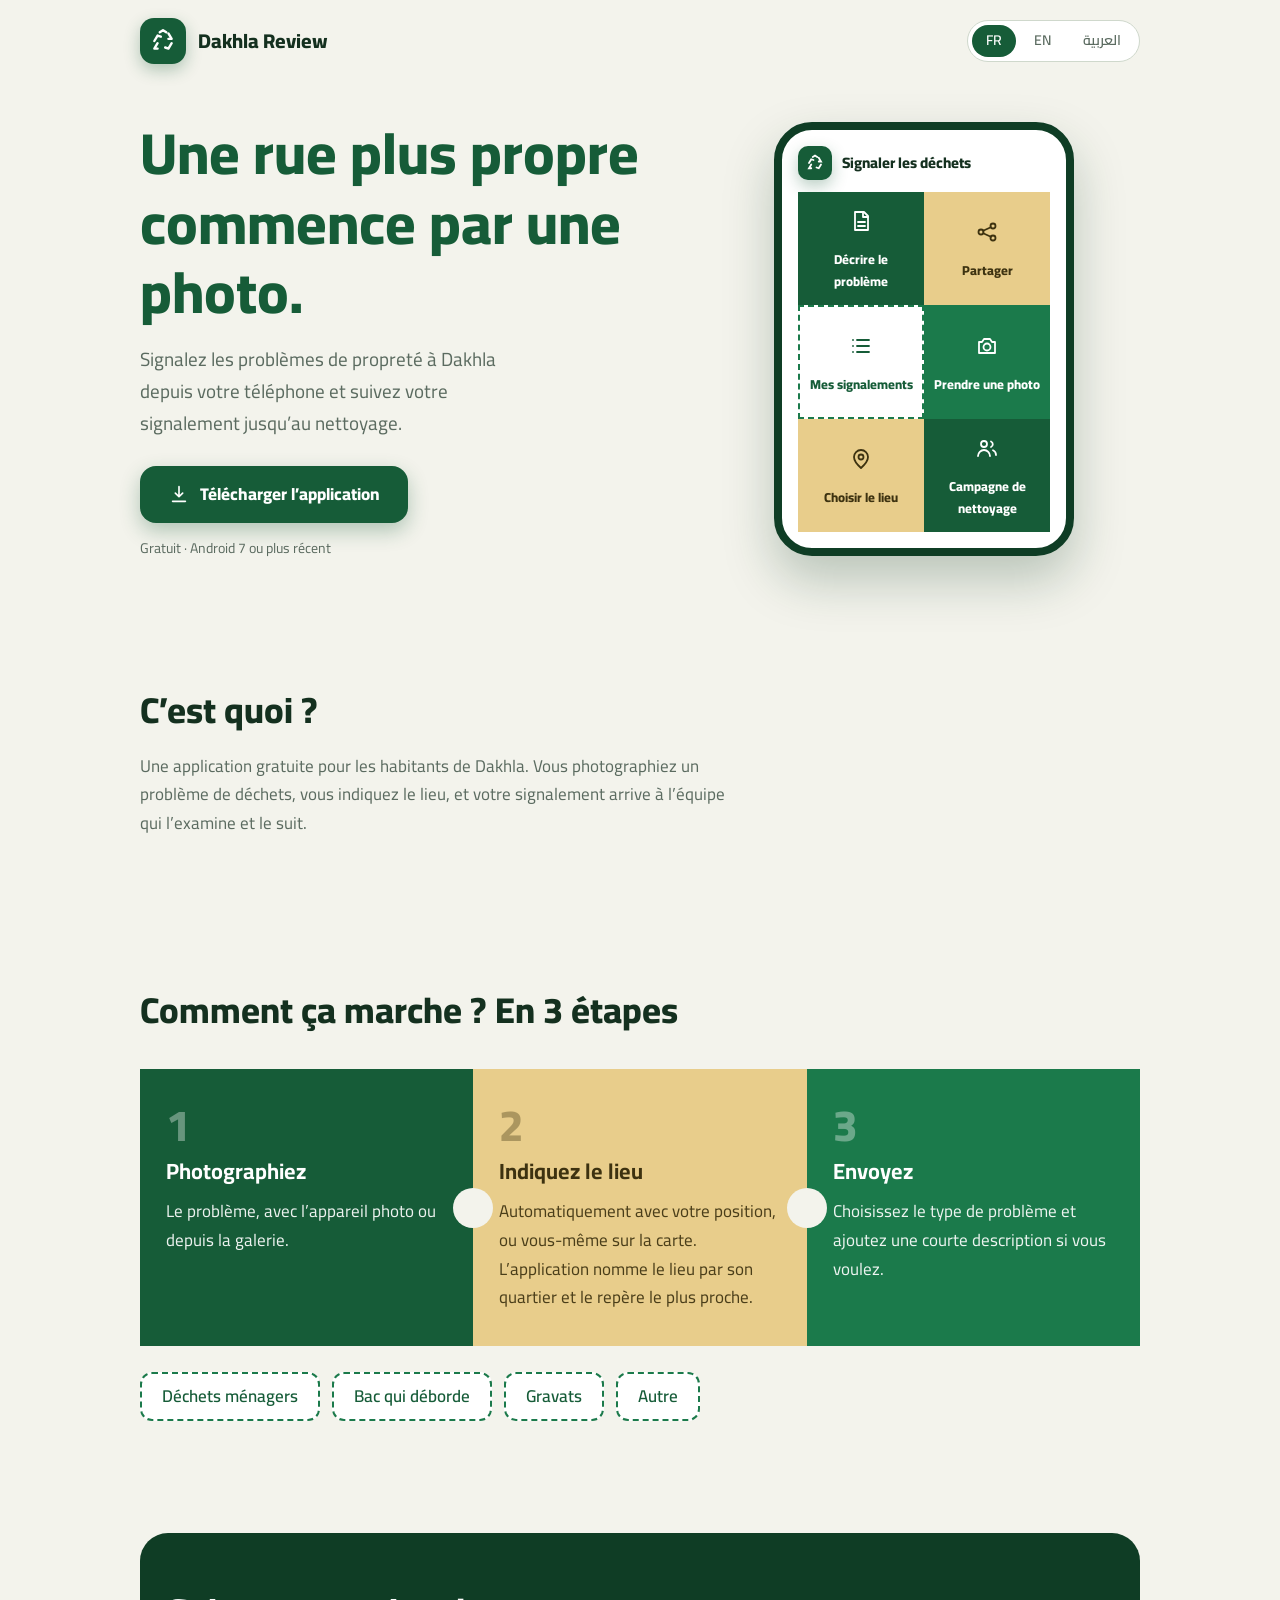
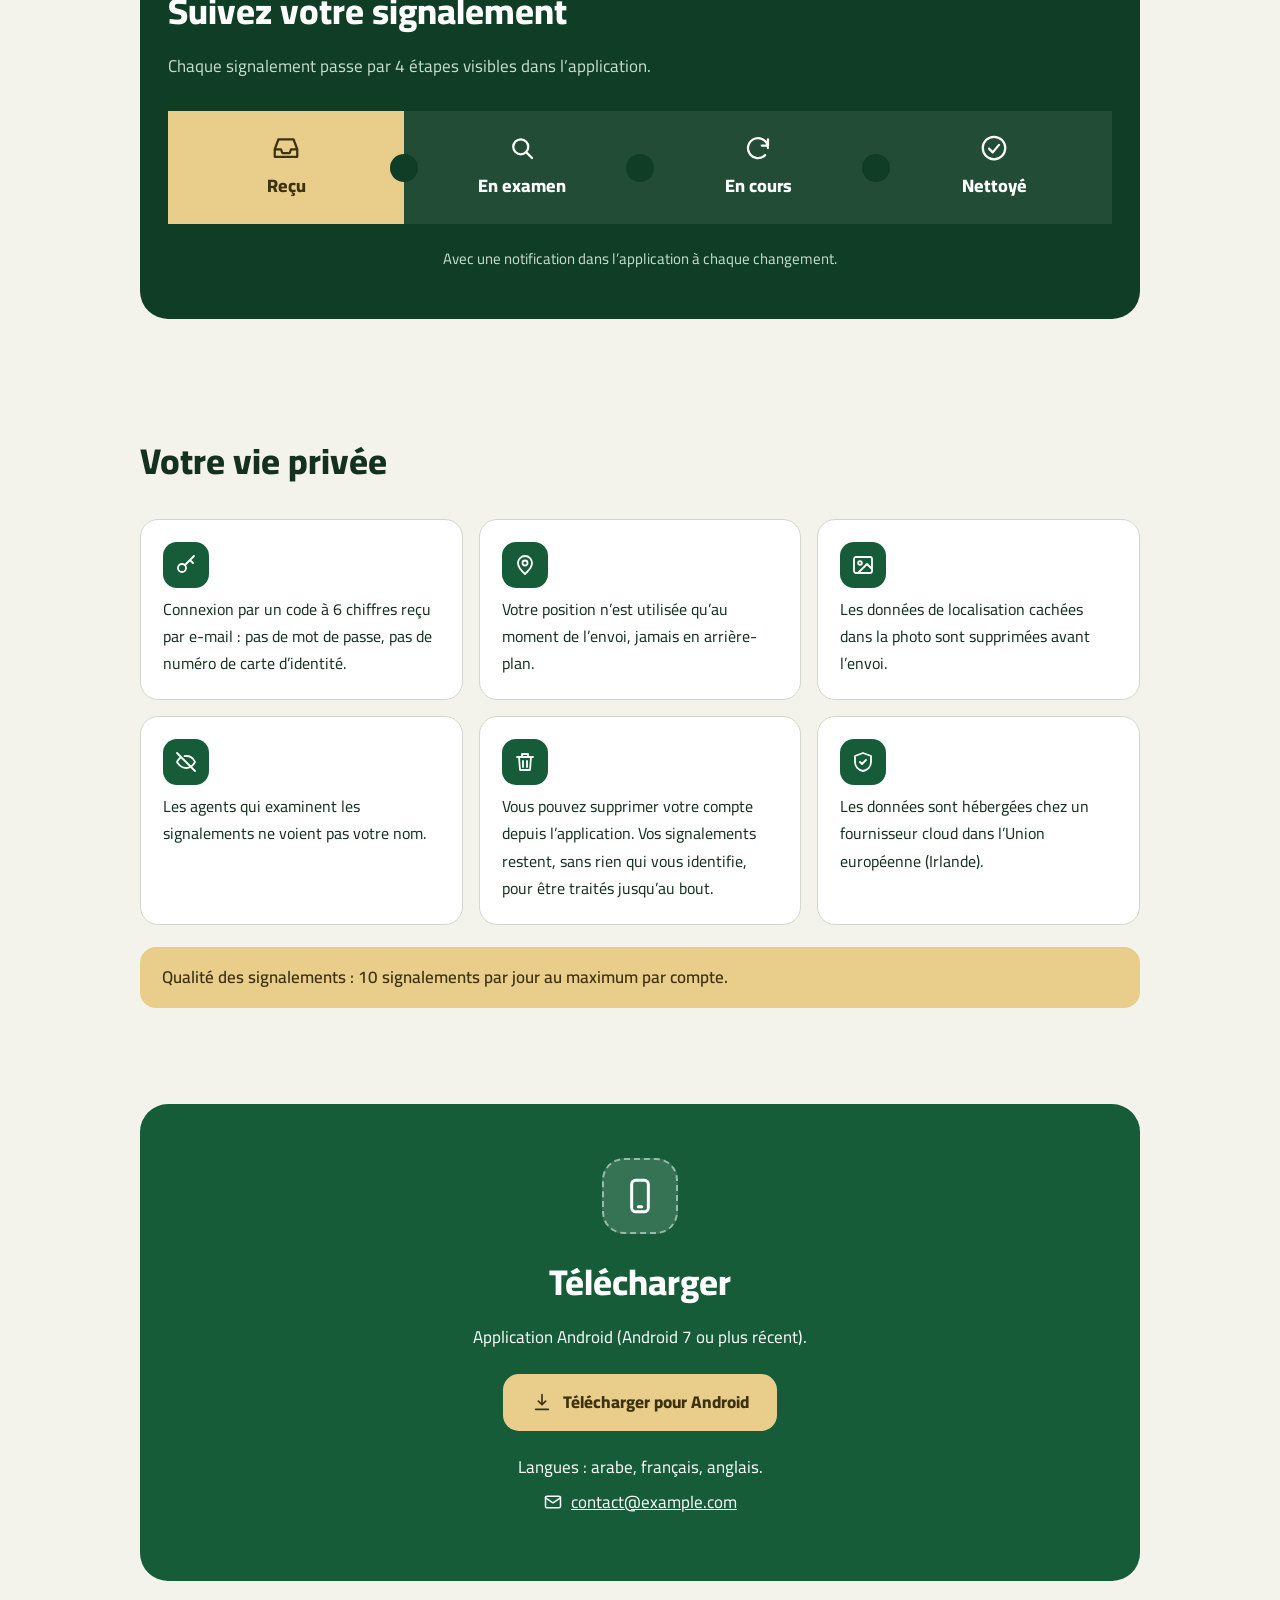
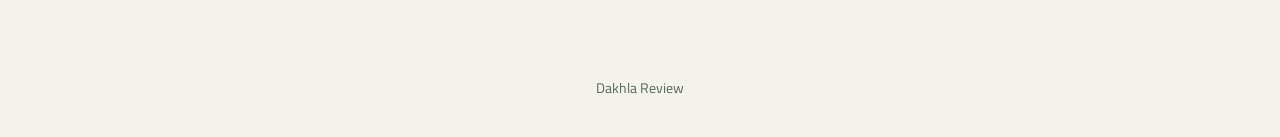
<file: index.html>
<!DOCTYPE html>
<html lang="fr" dir="ltr">
<head>
<meta charset="utf-8">
<meta name="viewport" content="width=device-width, initial-scale=1, viewport-fit=cover">
<title>Dakhla Review</title>
<link rel="stylesheet" href="https://fonts.googleapis.com/css2?family=Cairo:wght@400;600;800&display=swap">
<link rel="stylesheet" href="style.css">
</head>
<body>
<svg width="0" height="0" style="position:absolute" aria-hidden="true"><defs>
<symbol id="i-doc" viewBox="0 0 24 24"><path d="M6 3h9l4 4v14H6z"/><path d="M14 3v5h5M9 13h7M9 17h7"/></symbol>
<symbol id="i-share" viewBox="0 0 24 24"><circle cx="6" cy="12" r="2.5"/><circle cx="18" cy="6" r="2.5"/><circle cx="18" cy="18" r="2.5"/><path d="M8.2 10.8l7.6-3.6M8.2 13.2l7.6 3.6"/></symbol>
<symbol id="i-list" viewBox="0 0 24 24"><path d="M8 6h12M8 12h12M8 18h12M4 6h.01M4 12h.01M4 18h.01"/></symbol>
<symbol id="i-camera" viewBox="0 0 24 24"><path d="M4 8h3l2-3h6l2 3h3v11H4z"/><circle cx="12" cy="13" r="3.5"/></symbol>
<symbol id="i-pin" viewBox="0 0 24 24"><path d="M12 21s-7-6.2-7-11a7 7 0 0114 0c0 4.8-7 11-7 11z"/><circle cx="12" cy="10" r="2.5"/></symbol>
<symbol id="i-users" viewBox="0 0 24 24"><circle cx="9" cy="8" r="3"/><path d="M3 20c0-3.3 2.7-6 6-6s6 2.7 6 6M16 5.5a3 3 0 010 5.5M18 14.3c1.8.8 3 2.6 3 4.7"/></symbol>
<symbol id="i-key" viewBox="0 0 24 24"><circle cx="8" cy="15" r="4"/><path d="M11 12l9-9M16 7l3 3"/></symbol>
<symbol id="i-image" viewBox="0 0 24 24"><rect x="3" y="4" width="18" height="16" rx="2"/><circle cx="9" cy="10" r="1.8"/><path d="M21 16l-5-5-8 8"/></symbol>
<symbol id="i-eyeoff" viewBox="0 0 24 24"><path d="M3 3l18 18M10.6 6.2A9 9 0 0121 12a13 13 0 01-3 3.8M6.5 7.5A13 13 0 003 12s3.5 6 9 6c1.2 0 2.3-.3 3.3-.7"/></symbol>
<symbol id="i-trash" viewBox="0 0 24 24"><path d="M4 7h16M9 7V4h6v3M6 7l1 13h10l1-13M10 11v6M14 11v6"/></symbol>
<symbol id="i-shield" viewBox="0 0 24 24"><path d="M12 3l8 3v6c0 4.5-3.2 8-8 9-4.8-1-8-4.5-8-9V6z"/><path d="M9 12l2 2 4-4"/></symbol>
<symbol id="i-inbox" viewBox="0 0 24 24"><path d="M3 13l3-8h12l3 8v6H3zM3 13h5l1 3h6l1-3h5"/></symbol>
<symbol id="i-search" viewBox="0 0 24 24"><circle cx="11" cy="11" r="6"/><path d="M20 20l-4.5-4.5"/></symbol>
<symbol id="i-refresh" viewBox="0 0 24 24"><path d="M20 12a8 8 0 10-2.3 5.7M20 5v5h-5"/></symbol>
<symbol id="i-check" viewBox="0 0 24 24"><circle cx="12" cy="12" r="9"/><path d="M8 12.5l3 3 5-6"/></symbol>
<symbol id="i-mail" viewBox="0 0 24 24"><rect x="3" y="5" width="18" height="14" rx="2"/><path d="M3 7l9 6 9-6"/></symbol>
<symbol id="i-dl" viewBox="0 0 24 24"><path d="M12 4v11m0 0l-4-4m4 4l4-4M5 20h14"/></symbol>
<symbol id="i-phone" viewBox="0 0 24 24"><rect x="7" y="2.5" width="10" height="19" rx="2.5"/><path d="M11 18.5h2"/></symbol>
</defs></svg>
<div class="wrap">
<header>
 <div class="brand"><span class="logo" aria-hidden="true"><svg width="26" height="26" viewBox="0 0 24 24" fill="none" stroke="#fff" stroke-width="2.2" stroke-linecap="round" stroke-linejoin="round"><path d="M7 19H4l3-5M17 5l3 5h-3M9 4l3-2 3 2M4 12l3-5 3 1M20 14l-3 5-3-1"/></svg></span>Dakhla Review</div>
 <div class="lang" role="group" aria-label="Language"><button data-l="fr">FR</button><button data-l="en">EN</button><button data-l="ar">العربية</button></div>
</header>

<div class="hero">
 <div>
  <h1 data-k="h1"></h1>
  <p data-k="sub"></p>
  <a class="btn" href="#download"><svg class="i" aria-hidden="true"><use href="#i-dl"/></svg><span data-k="cta"></span></a>
  <div class="badges" data-k="badge"></div>
 </div>
 <div class="phone" aria-hidden="true">
  <div class="ph-h"><span class="logo"><svg width="18" height="18" viewBox="0 0 24 24" fill="none" stroke="#fff" stroke-width="2.4" stroke-linecap="round"><path d="M7 19H4l3-5M17 5l3 5h-3M9 4l3-2 3 2M4 12l3-5 3 1M20 14l-3 5-3-1"/></svg></span><span data-k="ph1"></span></div>
  <div class="grid2">
   <div class="pt a"><span class="ic"><svg class="i"><use href="#i-doc"/></svg></span><span data-k="ph2"></span></div>
   <div class="pt b"><span class="ic"><svg class="i"><use href="#i-share"/></svg></span><span data-k="ph3"></span></div>
   <div class="pt w"><span class="ic"><svg class="i"><use href="#i-list"/></svg></span><span data-k="ph4"></span></div>
   <div class="pt c"><span class="ic"><svg class="i"><use href="#i-camera"/></svg></span><span data-k="ph5"></span></div>
   <div class="pt b"><span class="ic"><svg class="i"><use href="#i-pin"/></svg></span><span data-k="ph6"></span></div>
   <div class="pt a"><span class="ic"><svg class="i"><use href="#i-users"/></svg></span><span data-k="ph7"></span></div>
  </div>
 </div>
</div>

<section>
 <h2 data-k="what_h"></h2>
 <p class="lead" data-k="what_p"></p>
</section>

<section>
 <h2 data-k="how_h"></h2>
 <div class="steps" style="margin-top:28px">
  <div class="step"><div class="n">1</div><h3 data-k="s1h"></h3><p data-k="s1p"></p></div>
  <div class="step"><div class="n">2</div><h3 data-k="s2h"></h3><p data-k="s2p"></p></div>
  <div class="step"><div class="n">3</div><h3 data-k="s3h"></h3><p data-k="s3p"></p></div>
 </div>
 <div class="chips" id="types"></div>
</section>

<section>
 <div class="track">
  <h2 data-k="tr_h"></h2>
  <p class="lead" data-k="tr_p"></p>
  <div class="stages" id="stages" role="tablist"></div>
  <div class="note" data-k="tr_n"></div>
 </div>
</section>

<section>
 <h2 data-k="pv_h"></h2>
 <div class="priv" id="priv" style="margin-top:26px"></div>
 <div class="limit" data-k="limit"></div>
</section>

<section id="download" style="padding-top:20px">
 <div class="cta">
  <div class="dlbox"><svg class="i" aria-hidden="true"><use href="#i-phone"/></svg></div>
  <h2 data-k="dl_h"></h2>
  <p data-k="dl_p"></p>
  <p style="margin:22px 0"><a class="btn" href="#" id="dl-link"><svg class="i" aria-hidden="true"><use href="#i-dl"/></svg><span data-k="dl_b"></span></a></p>
  <p data-k="lng"></p>
  <p><a class="mail" href="mailto:contact@example.com"><svg class="i" aria-hidden="true"><use href="#i-mail"/></svg>contact@example.com</a></p>
 </div>
</section>
<footer>Dakhla Review</footer>
</div>

<script src="script.js"></script>
</body>
</html>
</file>
<file: style.css>
:root{--bg:#f3f3ec;--card:#fff;--ink:#14301f;--mute:#5b6b60;--g1:#165c38;--g2:#1b7a4b;--g3:#0f3d25;--gold:#e8cd8b;--goldink:#3d3210;--line:#cfd8cc;box-sizing:border-box;padding-top:env(safe-area-inset-top,0px);padding-bottom:env(safe-area-inset-bottom,0px)}
@media (prefers-color-scheme:dark){:root:not([data-theme="light"]){--bg:#0e1712;--card:#16231b;--ink:#e9f0ea;--mute:#9db0a2;--g1:#1d7a4a;--g2:#23925a;--g3:#124b2d;--gold:#cdb06a;--goldink:#1c1708;--line:#2b3d31}}
:root[data-theme="dark"]{--bg:#0e1712;--card:#16231b;--ink:#e9f0ea;--mute:#9db0a2;--g1:#1d7a4a;--g2:#23925a;--g3:#124b2d;--gold:#cdb06a;--goldink:#1c1708;--line:#2b3d31}
*{box-sizing:border-box}
html{scroll-behavior:smooth;scroll-padding-top:env(safe-area-inset-top,0px)}
body{margin:0;background:var(--bg);color:var(--ink);font-family:"Cairo",system-ui,sans-serif;line-height:1.7;font-size:17px}
.wrap{max-width:1040px;margin:0 auto;padding:0 20px}
header{display:flex;align-items:center;justify-content:space-between;gap:12px;padding:18px 0}
.brand{display:flex;align-items:center;gap:12px;font-weight:800;font-size:20px}
.logo{width:46px;height:46px;border-radius:14px;background:var(--g1);display:grid;place-items:center;color:#fff;box-shadow:0 6px 16px rgba(22,92,56,.3)}
.lang{display:flex;gap:4px;background:var(--card);border:1px solid var(--line);border-radius:999px;padding:4px}
.lang button{font:inherit;font-size:14px;font-weight:600;border:0;background:none;color:var(--mute);padding:4px 14px;border-radius:999px;cursor:pointer}
.lang button[aria-pressed="true"]{background:var(--g1);color:#fff}
:focus-visible{outline:3px solid var(--gold);outline-offset:3px}
.hero{display:grid;grid-template-columns:1.1fr .9fr;gap:40px;align-items:center;padding:36px 0 64px}
h1{font-size:clamp(34px,6vw,58px);line-height:1.2;margin:0 0 16px;font-weight:800;color:var(--g1)}
@media (prefers-color-scheme:dark){:root:not([data-theme="light"]) h1{color:#7fd9a6}}
.hero p{color:var(--mute);font-size:19px;margin:0 0 26px;max-width:36ch}
.btn{display:inline-flex;align-items:center;gap:10px;background:var(--g1);color:#fff;text-decoration:none;font-weight:800;padding:14px 28px;border-radius:16px;box-shadow:0 8px 20px rgba(22,92,56,.3);transition:transform .15s}
.btn:hover{transform:translateY(-2px)}
.badges{margin-top:14px;font-size:14px;color:var(--mute)}
.i{width:1em;height:1em;fill:none;stroke:currentColor;stroke-width:1.8;stroke-linecap:round;stroke-linejoin:round;flex:none}
.btn .i{font-size:22px}
.stage .i{display:block;margin:0 auto 8px;font-size:30px}
.dlbox{width:76px;height:76px;margin:0 auto 18px;border-radius:22px;background:rgba(255,255,255,.14);display:grid;place-items:center;font-size:40px;border:2px dashed rgba(255,255,255,.5)}
.mail{display:inline-flex;align-items:center;gap:8px}
.mail .i{font-size:20px}
/* phone with puzzle tiles */
.phone{justify-self:center;width:min(300px,100%);background:var(--card);border:8px solid var(--g3);border-radius:38px;padding:16px;box-shadow:0 24px 50px rgba(15,61,37,.25)}
.phone .ph-h{display:flex;gap:10px;align-items:center;font-weight:800;font-size:15px;margin-bottom:12px}
.phone .logo{width:34px;height:34px;border-radius:10px}
.grid2{display:grid;grid-template-columns:1fr 1fr;gap:0}
.pt{aspect-ratio:1/.9;display:grid;place-content:center;text-align:center;font-weight:800;font-size:13px;position:relative;padding:8px}
.pt small{display:block;font-weight:400;font-size:11px;opacity:.85}
.pt.a{background:var(--g1);color:#fff}.pt.b{background:var(--gold);color:var(--goldink)}.pt.c{background:var(--g2);color:#fff}
.pt.w{background:var(--card);color:var(--g1);outline:2px dashed var(--g2);outline-offset:-2px;animation:pulse 2.4s ease-in-out infinite}
@keyframes pulse{50%{background:color-mix(in srgb,var(--g2) 14%,var(--card))}}
.pt .ic{display:block;font-size:24px;margin-bottom:2px}
section{padding:56px 0}
h2{font-size:clamp(26px,4vw,36px);margin:0 0 10px;font-weight:800}
.lead{color:var(--mute);max-width:60ch;margin:0 0 30px}
/* steps */
.steps{display:grid;grid-template-columns:repeat(3,1fr);gap:0;border-radius:6px;overflow:visible}
.step{padding:34px 26px;position:relative;min-height:210px}
.step:nth-child(1){background:var(--g1);color:#fff}.step:nth-child(2){background:var(--gold);color:var(--goldink)}.step:nth-child(3){background:var(--g2);color:#fff}
.step:not(:last-child)::after{content:"";position:absolute;inset-inline-end:-20px;top:50%;width:40px;height:40px;margin-top:-20px;border-radius:50%;background:var(--bg);z-index:2}
.step .n{font-size:44px;font-weight:800;line-height:1;opacity:.35}
.step h3{margin:6px 0 6px;font-size:22px}
.step p{margin:0;opacity:.92}
.chips{display:flex;flex-wrap:wrap;gap:12px;margin-top:26px}
.chip{background:var(--card);border:2px dashed var(--g2);color:var(--g1);padding:8px 20px;border-radius:12px;font-weight:600}
@media (prefers-color-scheme:dark){:root:not([data-theme="light"]) .chip{color:#9ae5bb}}
/* tracker */
.track{background:var(--g3);color:#fff;border-radius:28px;padding:48px 28px}
.track .lead{color:#c7dccd}
.stages{display:grid;grid-template-columns:repeat(4,1fr);gap:0;margin-top:10px}
.stage{font:inherit;color:#fff;border:0;background:rgba(255,255,255,.08);padding:22px 10px;text-align:center;font-weight:800;font-size:18px;cursor:pointer;position:relative;transition:background .4s,color .4s}
.stage:not(:last-child)::after{content:"";position:absolute;inset-inline-end:-14px;top:50%;width:28px;height:28px;margin-top:-14px;border-radius:50%;background:var(--g3);z-index:2}
.stage .d{display:block;font-size:26px}
.stage.on{background:var(--gold);color:var(--goldink)}
.stage.done{background:var(--g1)}
.note{margin-top:22px;text-align:center;color:#c7dccd;font-size:15px}
/* privacy */
.priv{display:grid;grid-template-columns:repeat(3,1fr);gap:16px}
.pc{background:var(--card);border:1px solid var(--line);border-radius:18px;padding:22px;transition:border-color .2s,transform .2s}
.pc:hover{border:1px dashed var(--g2);transform:translateY(-3px)}
.pc .ic{width:46px;height:46px;border-radius:14px;background:var(--g1);color:#fff;display:grid;place-items:center;font-size:24px;margin-bottom:8px}
.pc p{margin:6px 0 0;font-size:16px}
.limit{margin-top:22px;background:var(--gold);color:var(--goldink);border-radius:16px;padding:16px 22px;font-weight:600}
/* footer cta */
.cta{text-align:center;background:var(--g1);color:#fff;border-radius:28px;padding:54px 22px;margin:20px 0 40px}
.cta h2{color:#fff}
.cta .btn{background:var(--gold);color:var(--goldink);box-shadow:none}
.cta p{margin:6px 0}
.cta a{color:#fff}
footer{text-align:center;color:var(--mute);font-size:14px;padding-bottom:36px}
@media (max-width:820px){.hero{grid-template-columns:1fr}.steps,.priv{grid-template-columns:1fr}.step:not(:last-child)::after{inset-inline-end:auto;inset-inline-start:50%;margin-inline-start:-20px;top:auto;bottom:-20px;margin-top:0}.stages{grid-template-columns:1fr 1fr}.stage:nth-child(2)::after{display:none}.stage:nth-child(1)::after{inset-inline-end:-14px}}
@media (prefers-reduced-motion:reduce){*{animation:none!important;transition:none!important}html{scroll-behavior:auto}}
</file>
